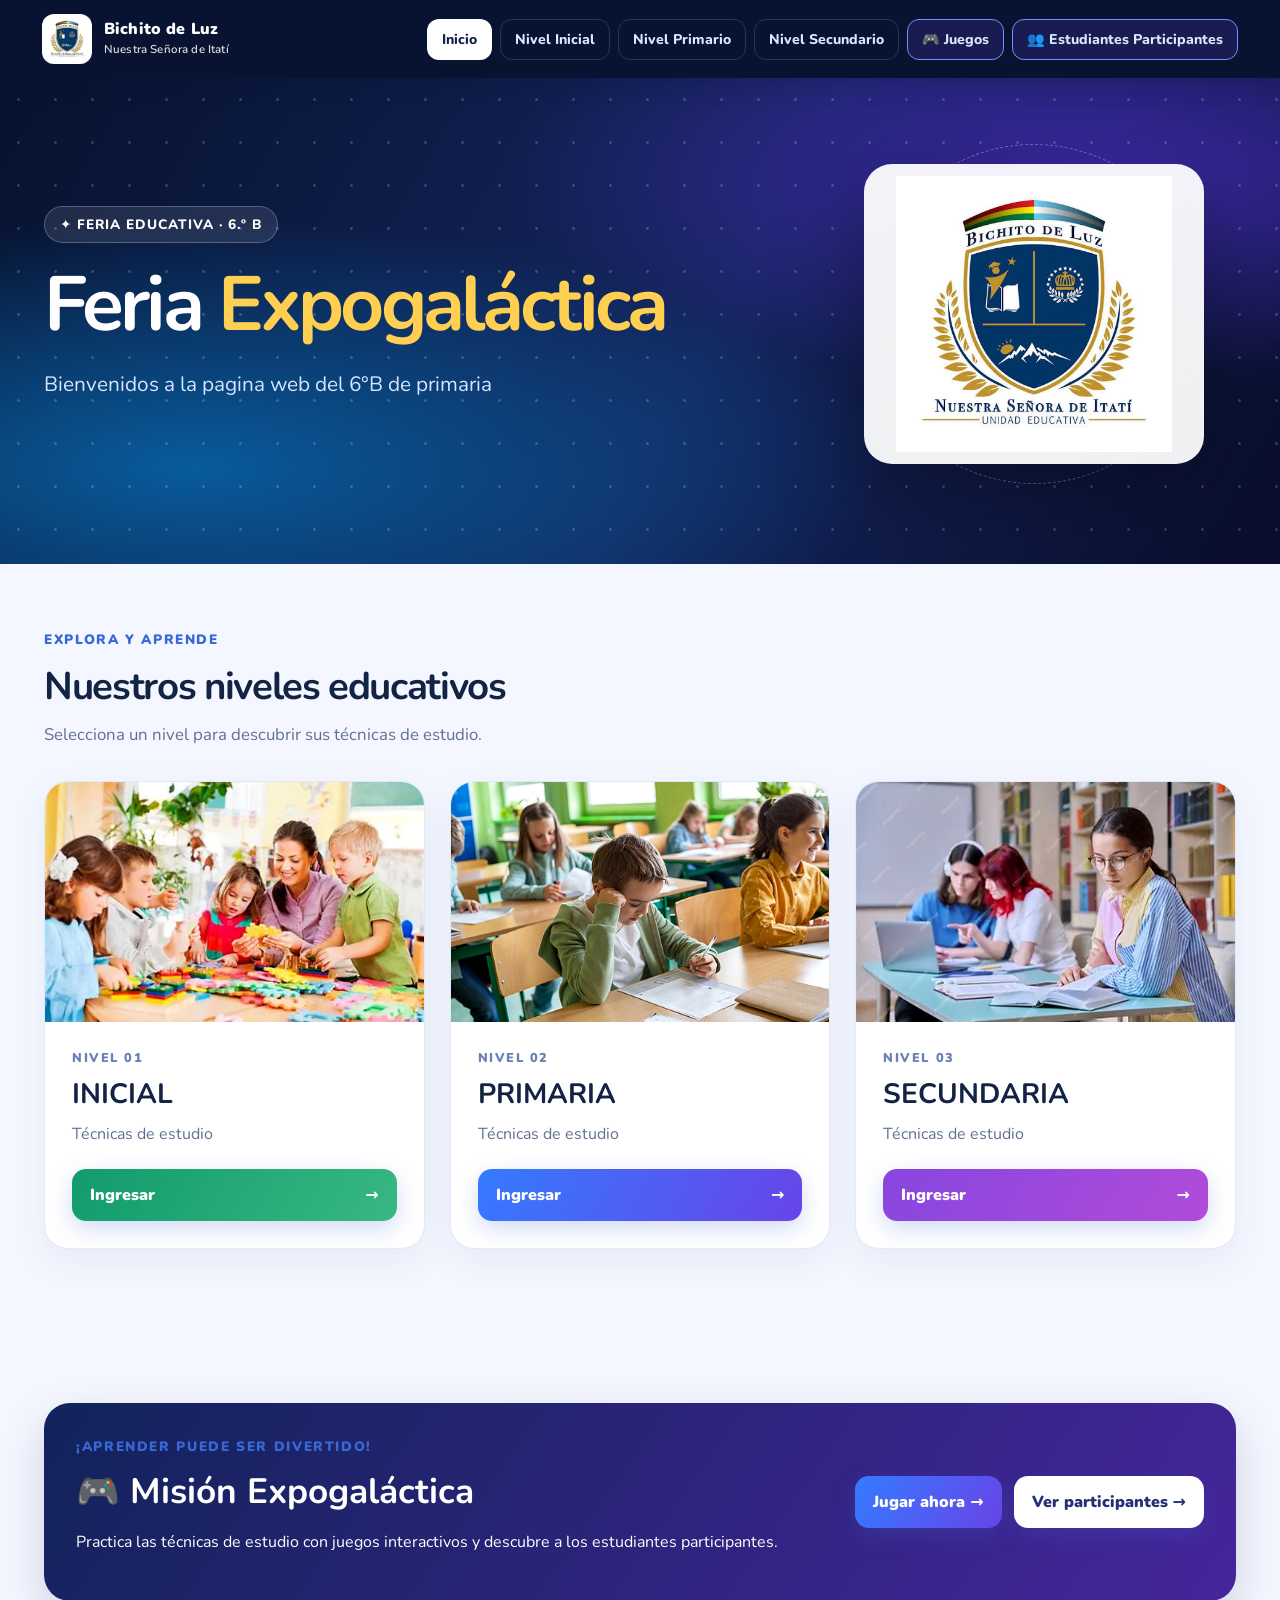
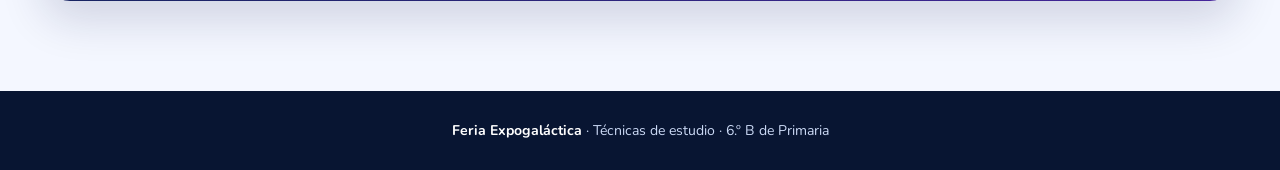
<file: index.html>
<!doctype html><html lang="es"><head><meta charset="utf-8"><meta name="viewport" content="width=device-width, initial-scale=1"><meta name="theme-color" content="#071331"><meta name="description" content="Feria Expogaláctica: técnicas de estudio para los niveles inicial, primario y secundario."><title>Inicio | Feria Expogaláctica</title><link rel="stylesheet" href="styles.css"></head><body><header class="site-header"><div class="nav-shell"><a class="brand" href="index.html"><img src="escudo_itati.png" alt="Escudo de la unidad educativa"><span>Bichito de Luz<br><small>Nuestra Señora de Itatí</small></span></a><nav class="nav-links" aria-label="Navegación principal"><a href="index.html" aria-current=page>Inicio</a><a href="inicial.html" >Nivel Inicial</a><a href="primaria.html" >Nivel Primario</a><a href="secundaria.html" >Nivel Secundario</a><a href="juegos.html">🎮 Juegos</a><a href="participantes.html">👥 Estudiantes Participantes</a></nav></div></header><main><section class="hero"><div class="hero-inner"><div><span class="eyebrow">✦ Feria educativa · 6.º B</span><h1>Feria <em>Expogaláctica</em></h1><p>Bienvenidos a la pagina web del 6°B de primaria</p></div><div class="hero-visual"><span class="orbit"></span><img src="escudo_itati.png" alt="Escudo original del colegio"></div></div></section><section class="section-wrap" id="niveles"><span class="section-kicker">Explora y aprende</span><h2 class="section-title">Nuestros niveles educativos</h2><p class="section-lead">Selecciona un nivel para descubrir sus técnicas de estudio.</p><div class="level-grid"><article class="level-card"><img class="photo" src="entrada_a_inicial.png" alt="Imagen original de inicial" loading="lazy"><div class="body"><span class="number">NIVEL 01</span><h3>INICIAL</h3><p class="sub">Técnicas de estudio</p><a class="btn" href="inicial.html">Ingresar <span aria-hidden="true">→</span></a></div></article><article class="level-card"><img class="photo" src="entrada_a_primaria.png" alt="Imagen original de primaria" loading="lazy"><div class="body"><span class="number">NIVEL 02</span><h3>PRIMARIA</h3><p class="sub">Técnicas de estudio</p><a class="btn" href="primaria.html">Ingresar <span aria-hidden="true">→</span></a></div></article><article class="level-card"><img class="photo" src="entrada_a_secundaria.png" alt="Imagen original de secundaria" loading="lazy"><div class="body"><span class="number">NIVEL 03</span><h3>SECUNDARIA</h3><p class="sub">Técnicas de estudio</p><a class="btn" href="secundaria.html">Ingresar <span aria-hidden="true">→</span></a></div></article></div></section><section class="section-wrap extra-cta"><div class="action-panel"><div><span class="section-kicker">¡Aprender puede ser divertido!</span><h2>🎮 Misión Expogaláctica</h2><p>Practica las técnicas de estudio con juegos interactivos y descubre a los estudiantes participantes.</p></div><div class="cta-buttons"><a class="btn" href="juegos.html">Jugar ahora →</a><a class="btn secondary-btn" href="participantes.html">Ver participantes →</a></div></div></section></main><footer class="site-footer"><strong>Feria Expogaláctica</strong> · Técnicas de estudio · 6.º B de Primaria</footer><script src="site.js" defer></script></body></html>
</file>
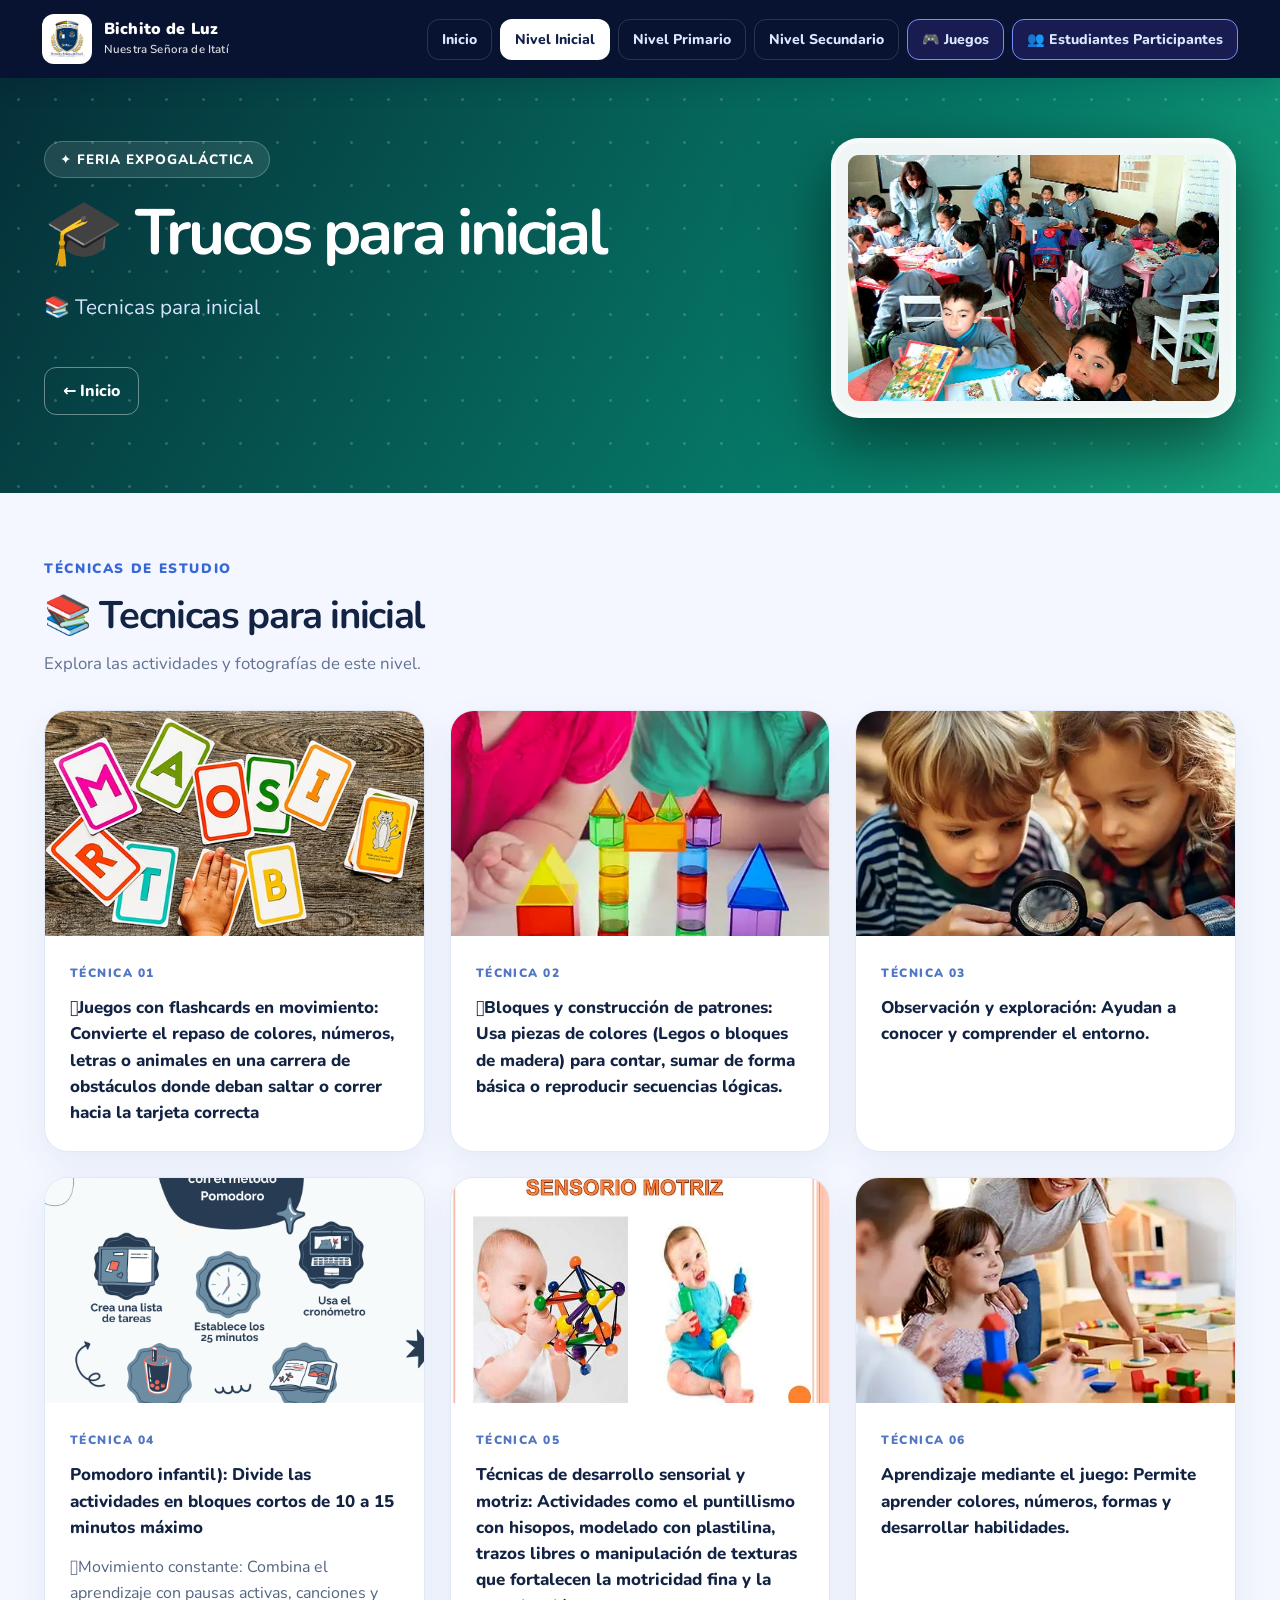
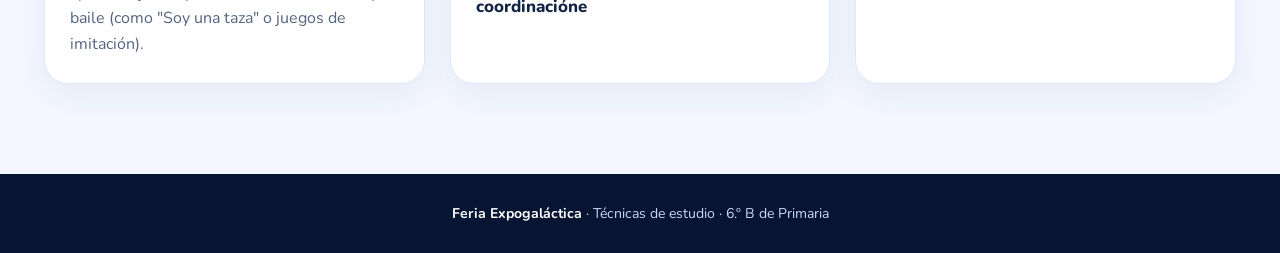
<file: inicial.html>
<!doctype html><html lang="es"><head><meta charset="utf-8"><meta name="viewport" content="width=device-width, initial-scale=1"><meta name="theme-color" content="#071331"><meta name="description" content="Feria Expogaláctica: técnicas de estudio para los niveles inicial, primario y secundario."><title>Inicial | Feria Expogaláctica</title><link rel="stylesheet" href="styles.css"></head><body><header class="site-header"><div class="nav-shell"><a class="brand" href="index.html"><img src="escudo_itati.png" alt="Escudo de la unidad educativa"><span>Bichito de Luz<br><small>Nuestra Señora de Itatí</small></span></a><nav class="nav-links" aria-label="Navegación principal"><a href="index.html" >Inicio</a><a href="inicial.html" aria-current=page>Nivel Inicial</a><a href="primaria.html" >Nivel Primario</a><a href="secundaria.html" >Nivel Secundario</a><a href="juegos.html">🎮 Juegos</a><a href="participantes.html">👥 Estudiantes Participantes</a></nav></div></header><main><section class="hero level-hero initial"><div class="hero-inner"><div><span class="eyebrow">✦ Feria Expogaláctica</span><h1>🎓 Trucos para inicial</h1><p>📚 Tecnicas para inicial</p><a class="back-link" href="index.html">← Inicio</a></div><div class="hero-visual"><img src="inicialbanner.jpg" alt="Banner original del nivel inicial"></div></div></section><section class="section-wrap"><span class="section-kicker">Técnicas de estudio</span><h2 class="section-title">📚 Tecnicas para inicial</h2><p class="section-lead">Explora las actividades y fotografías de este nivel.</p><div class="technique-grid"><article class="technique-card"><div class="content"><span class="count">TÉCNICA 01</span><h3>Juegos con flashcards en movimiento: Convierte el repaso de colores, números, letras o animales en una carrera de obstáculos donde deban saltar o correr hacia la tarjeta correcta</h3></div><img src="imageninicial.png" alt="Fotografía original de la técnica 1" loading="lazy"></article><article class="technique-card"><div class="content"><span class="count">TÉCNICA 02</span><h3>Bloques y construcción de patrones: Usa piezas de colores (Legos o bloques de madera) para contar, sumar de forma básica o reproducir secuencias lógicas.</h3></div><img src="inicialimagen2.png" alt="Fotografía original de la técnica 2" loading="lazy"></article><article class="technique-card"><div class="content"><span class="count">TÉCNICA 03</span><h3>Observación y exploración: Ayudan a conocer y comprender el entorno.</h3></div><img src="incialimagen4.png" alt="Fotografía original de la técnica 3" loading="lazy"></article><article class="technique-card"><div class="content"><span class="count">TÉCNICA 04</span><h3>Pomodoro infantil): Divide las actividades en bloques cortos de 10 a 15 minutos máximo</h3><p>Movimiento constante: Combina el aprendizaje con pausas activas, canciones y baile (como &quot;Soy una taza&quot; o juegos de imitación).</p></div><img src="inicialimagen.png" alt="Fotografía original de la técnica 4" loading="lazy"></article><article class="technique-card"><div class="content"><span class="count">TÉCNICA 05</span><h3>Técnicas de desarrollo sensorial y motriz: Actividades como el puntillismo con hisopos, modelado con plastilina, trazos libres o manipulación de texturas que fortalecen la motricidad fina y la coordinacióne</h3></div><img src="inicialimagen3.png" alt="Fotografía original de la técnica 5" loading="lazy"></article><article class="technique-card"><div class="content"><span class="count">TÉCNICA 06</span><h3>Aprendizaje mediante el juego: Permite aprender colores, números, formas y desarrollar habilidades.</h3></div><img src="imageninicial4.png" alt="Fotografía original de la técnica 6" loading="lazy"></article></div></section></main><footer class="site-footer"><strong>Feria Expogaláctica</strong> · Técnicas de estudio · 6.º B de Primaria</footer><script src="site.js" defer></script></body></html>
</file>
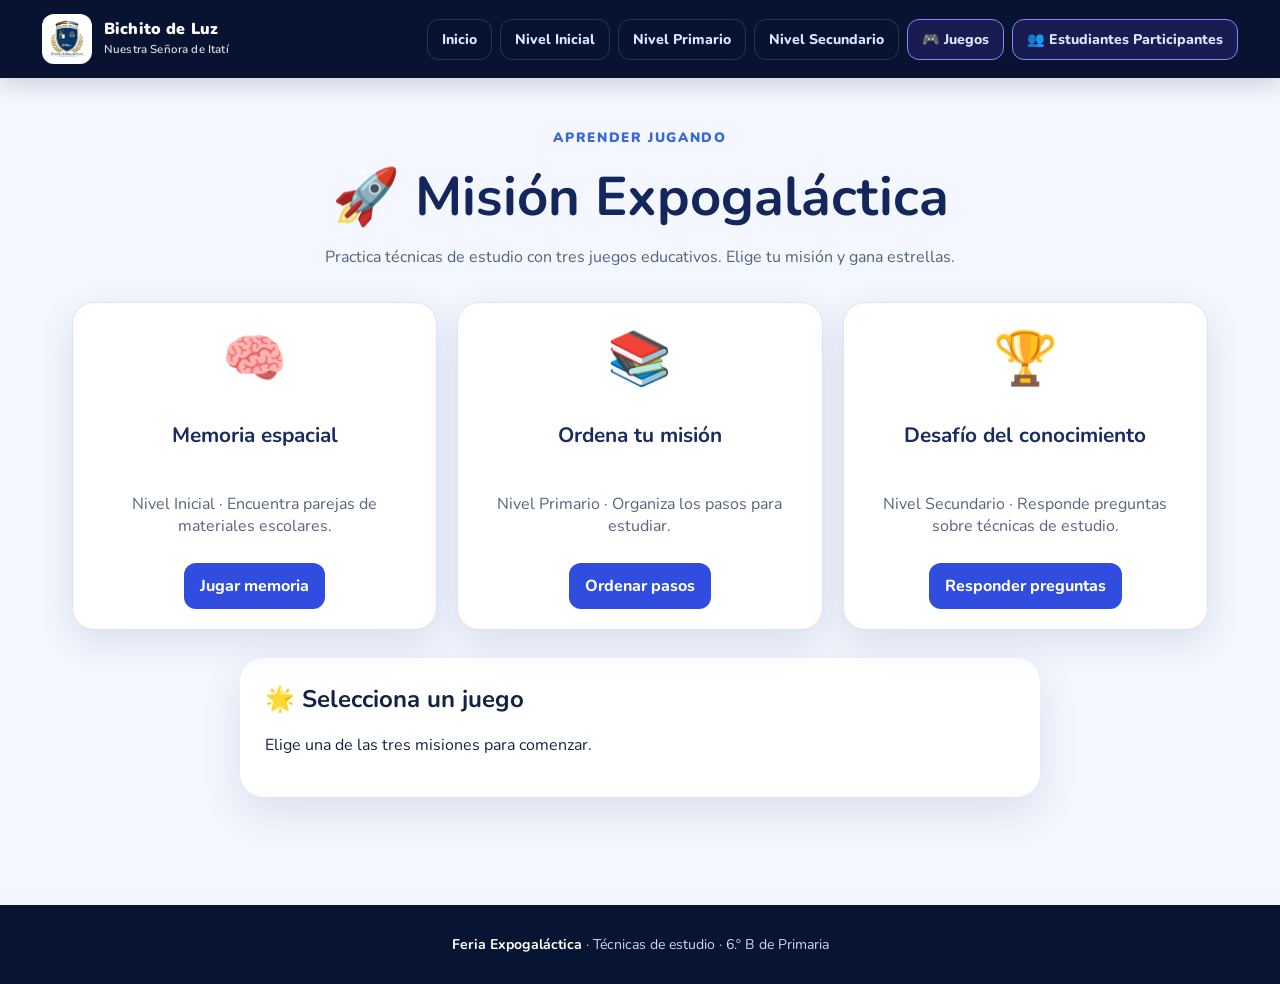
<file: juegos.html>
<!doctype html><html lang="es"><head><meta charset="utf-8"><meta name="viewport" content="width=device-width,initial-scale=1"><meta name="theme-color" content="#071331"><title>Juegos Educativos | Feria Expogaláctica</title><link rel="stylesheet" href="styles.css"></head><body><header class="site-header"><div class="nav-shell"><a class="brand" href="index.html"><img src="escudo_itati.png" alt="Escudo Nuestra Señora de Itatí"><span>Bichito de Luz<br><small>Nuestra Señora de Itatí</small></span></a><nav class="nav-links" aria-label="Navegación principal"><a href="index.html">Inicio</a><a href="inicial.html">Nivel Inicial</a><a href="primaria.html">Nivel Primario</a><a href="secundaria.html">Nivel Secundario</a><a href="juegos.html">🎮 Juegos</a><a href="participantes.html">👥 Estudiantes Participantes</a></nav></div></header><main class="page-shell"><div class="page-head"><span class="section-kicker">Aprender jugando</span><h1>🚀 Misión Expogaláctica</h1><p>Practica técnicas de estudio con tres juegos educativos. Elige tu misión y gana estrellas.</p></div><div class="game-grid"><article class="game-card"><span class="emoji">🧠</span><h2>Memoria espacial</h2><p>Nivel Inicial · Encuentra parejas de materiales escolares.</p><a href="#juego" data-game="memoria">Jugar memoria</a></article><article class="game-card"><span class="emoji">📚</span><h2>Ordena tu misión</h2><p>Nivel Primario · Organiza los pasos para estudiar.</p><a href="#juego" data-game="orden">Ordenar pasos</a></article><article class="game-card"><span class="emoji">🏆</span><h2>Desafío del conocimiento</h2><p>Nivel Secundario · Responde preguntas sobre técnicas de estudio.</p><a href="#juego" data-game="quiz">Responder preguntas</a></article></div><section class="play-panel" id="juego" aria-live="polite"><h2>🌟 Selecciona un juego</h2><p>Elige una de las tres misiones para comenzar.</p></section></main><footer class="site-footer"><strong>Feria Expogaláctica</strong> · Técnicas de estudio · 6.º B de Primaria</footer><script src="site.js" defer></script></body></html>
</file>
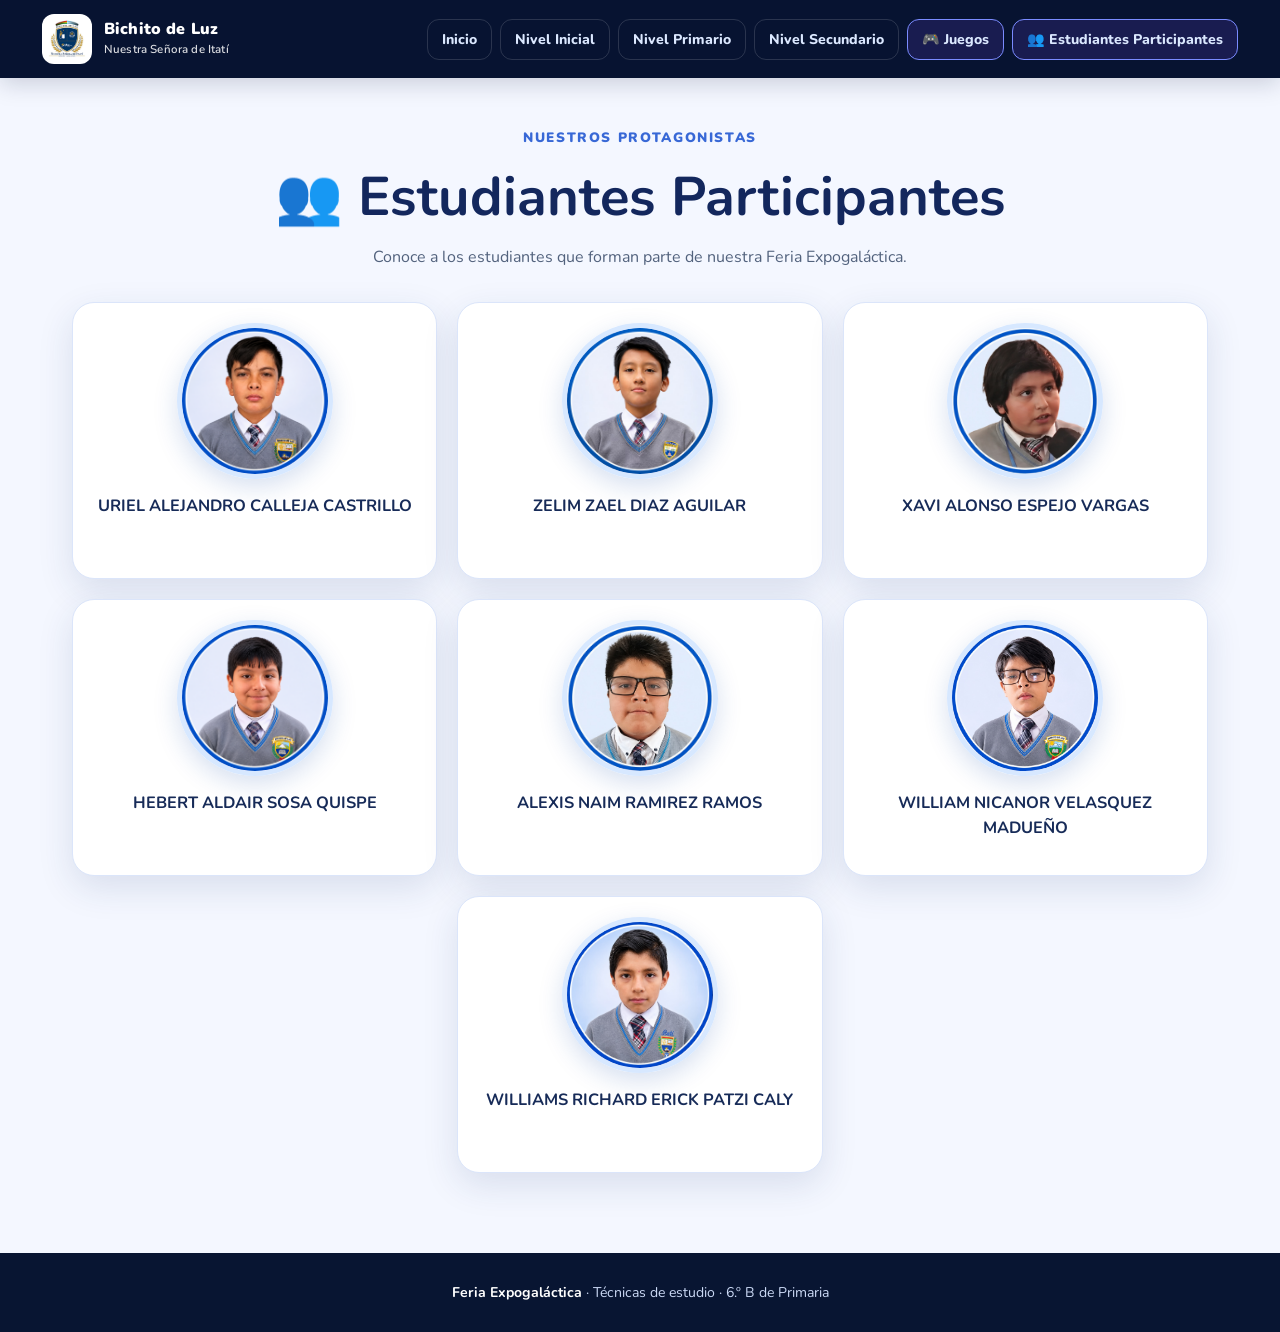
<file: participantes.html>
<!DOCTYPE html>
<html lang="es"><head><meta charset="utf-8"/><meta content="width=device-width,initial-scale=1" name="viewport"/><meta content="#071331" name="theme-color"/><title>Estudiantes Participantes | Feria Expogaláctica</title><link href="styles.css" rel="stylesheet"/></head><body><header class="site-header"><div class="nav-shell"><a class="brand" href="index.html"><img alt="Escudo Nuestra Señora de Itatí" src="escudo_itati.png"/><span>Bichito de Luz<br/><small>Nuestra Señora de Itatí</small></span></a><nav aria-label="Navegación principal" class="nav-links"><a href="index.html">Inicio</a><a href="inicial.html">Nivel Inicial</a><a href="primaria.html">Nivel Primario</a><a href="secundaria.html">Nivel Secundario</a><a href="juegos.html">🎮 Juegos</a><a href="participantes.html">👥 Estudiantes Participantes</a></nav></div></header><main class="page-shell"><div class="page-head"><span class="section-kicker">Nuestros protagonistas</span><h1>👥 Estudiantes Participantes</h1><p>Conoce a los estudiantes que forman parte de nuestra Feria Expogaláctica.</p></div><div class="participant-grid"><article class="person-card"><div class="portrait" id="portrait-0"><img alt="Fotografía de referencia para estudiantes participantes" decoding="async" loading="lazy" src="uriel.png"/></div><h2>URIEL ALEJANDRO CALLEJA CASTRILLO</h2></article><article class="person-card"><div class="portrait" id="portrait-1"><img alt="Fotografía de referencia para estudiantes participantes" decoding="async" loading="lazy" src="Zelim.jpg"/></div><h2>ZELIM ZAEL DIAZ AGUILAR</h2></article><article class="person-card"><div class="portrait" id="portrait-2"><img alt="Fotografía de referencia para estudiantes participantes" decoding="async" loading="lazy" src="xavi.jpg"/></div><h2>XAVI ALONSO ESPEJO VARGAS</h2></article><article class="person-card"><div class="portrait" id="portrait-3"><img alt="Fotografía de referencia para estudiantes participantes" decoding="async" loading="lazy" src="sosa.png"/></div><h2>HEBERT ALDAIR SOSA QUISPE</h2></article><article class="person-card"><div class="portrait" id="portrait-4"><img alt="Fotografía de referencia para estudiantes participantes" decoding="async" loading="lazy" src="Alexis.jpg"/></div><h2>ALEXIS NAIM RAMIREZ RAMOS</h2></article><article class="person-card"><div class="portrait" id="portrait-5"><img alt="Fotografía de referencia para estudiantes participantes" decoding="async" loading="lazy" src="nikanor.jpg"/></div><h2>WILLIAM NICANOR VELASQUEZ MADUEÑO</h2></article><article class="person-card"><div class="portrait" id="portrait-6"><img alt="Fotografía de referencia para estudiantes participantes" decoding="async" loading="lazy" src="williams.jpg"/></div><h2>WILLIAMS RICHARD ERICK PATZI CALY
</h2></article></div></main><footer class="site-footer"><strong>Feria Expogaláctica</strong> · Técnicas de estudio · 6.º B de Primaria</footer><script defer="" src="site.js"></script></body></html>
</file>
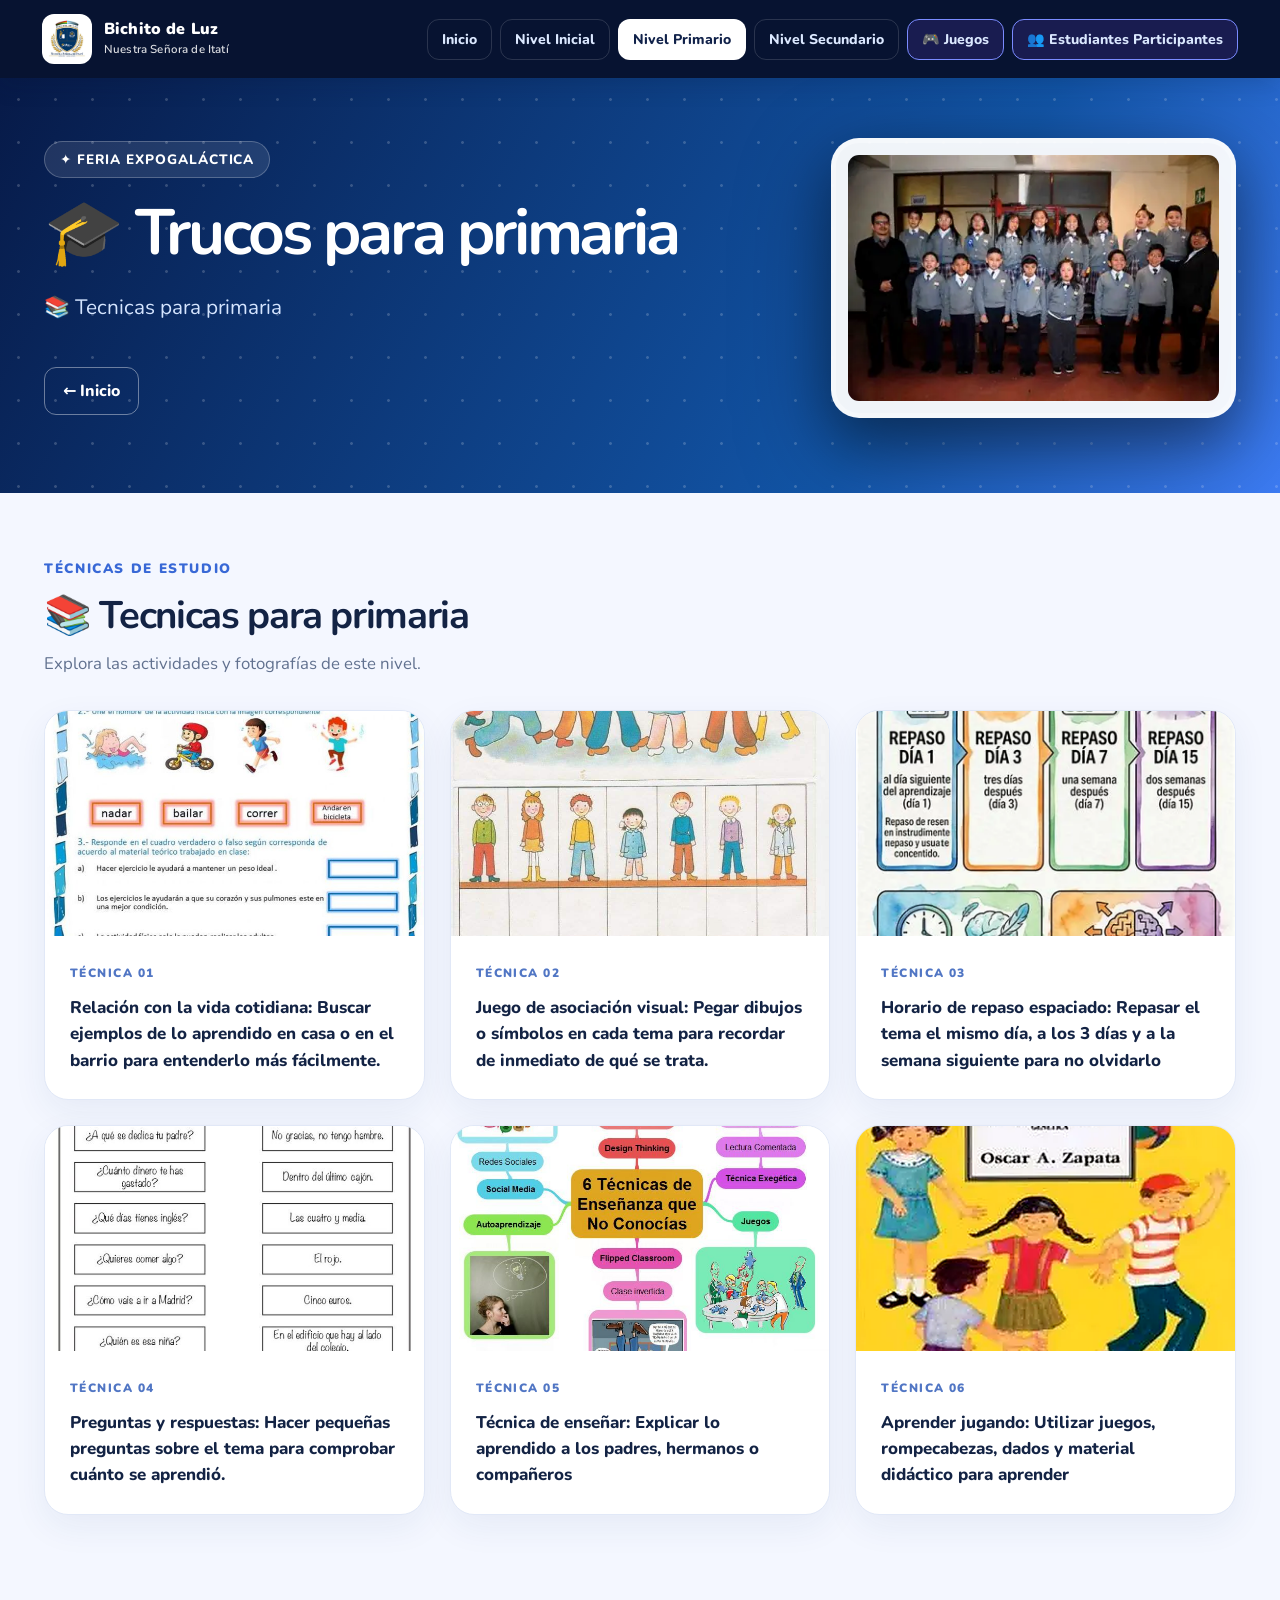
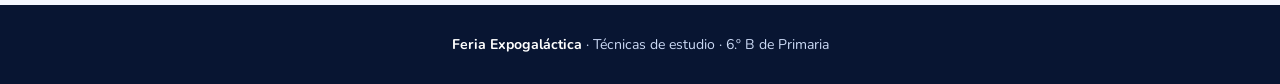
<file: primaria.html>
<!doctype html><html lang="es"><head><meta charset="utf-8"><meta name="viewport" content="width=device-width, initial-scale=1"><meta name="theme-color" content="#071331"><meta name="description" content="Feria Expogaláctica: técnicas de estudio para los niveles inicial, primario y secundario."><title>Primaria | Feria Expogaláctica</title><link rel="stylesheet" href="styles.css"></head><body><header class="site-header"><div class="nav-shell"><a class="brand" href="index.html"><img src="escudo_itati.png" alt="Escudo de la unidad educativa"><span>Bichito de Luz<br><small>Nuestra Señora de Itatí</small></span></a><nav class="nav-links" aria-label="Navegación principal"><a href="index.html" >Inicio</a><a href="inicial.html" >Nivel Inicial</a><a href="primaria.html" aria-current=page>Nivel Primario</a><a href="secundaria.html" >Nivel Secundario</a><a href="juegos.html">🎮 Juegos</a><a href="participantes.html">👥 Estudiantes Participantes</a></nav></div></header><main><section class="hero level-hero primary"><div class="hero-inner"><div><span class="eyebrow">✦ Feria Expogaláctica</span><h1>🎓 Trucos para primaria</h1><p>📚 Tecnicas para primaria</p><a class="back-link" href="index.html">← Inicio</a></div><div class="hero-visual"><img src="bannerprimaria.png" alt="Banner original del nivel primaria"></div></div></section><section class="section-wrap"><span class="section-kicker">Técnicas de estudio</span><h2 class="section-title">📚 Tecnicas para primaria</h2><p class="section-lead">Explora las actividades y fotografías de este nivel.</p><div class="technique-grid"><article class="technique-card"><div class="content"><span class="count">TÉCNICA 01</span><h3>Relación con la vida cotidiana: Buscar ejemplos de lo aprendido en casa o en el barrio para entenderlo más fácilmente.</h3></div><img src="imagenprimaria.png" alt="Fotografía original de la técnica 1" loading="lazy"></article><article class="technique-card"><div class="content"><span class="count">TÉCNICA 02</span><h3>Juego de asociación visual: Pegar dibujos o símbolos en cada tema para recordar de inmediato de qué se trata.</h3></div><img src="imagenprimaria2.png" alt="Fotografía original de la técnica 2" loading="lazy"></article><article class="technique-card"><div class="content"><span class="count">TÉCNICA 03</span><h3>Horario de repaso espaciado: Repasar el tema el mismo día, a los 3 días y a la semana siguiente para no olvidarlo</h3></div><img src="imagenprimaria3.png" alt="Fotografía original de la técnica 3" loading="lazy"></article><article class="technique-card"><div class="content"><span class="count">TÉCNICA 04</span><h3>Preguntas y respuestas: Hacer pequeñas preguntas sobre el tema para comprobar cuánto se aprendió.</h3></div><img src="imagenprimaria4.png" alt="Fotografía original de la técnica 4" loading="lazy"></article><article class="technique-card"><div class="content"><span class="count">TÉCNICA 05</span><h3>Técnica de enseñar: Explicar lo aprendido a los padres, hermanos o compañeros</h3></div><img src="imagenprimaria5.png" alt="Fotografía original de la técnica 5" loading="lazy"></article><article class="technique-card"><div class="content"><span class="count">TÉCNICA 06</span><h3>Aprender jugando: Utilizar juegos, rompecabezas, dados y material didáctico para aprender</h3></div><img src="imagenprimaria6.png" alt="Fotografía original de la técnica 6" loading="lazy"></article></div></section></main><footer class="site-footer"><strong>Feria Expogaláctica</strong> · Técnicas de estudio · 6.º B de Primaria</footer><script src="site.js" defer></script></body></html>
</file>
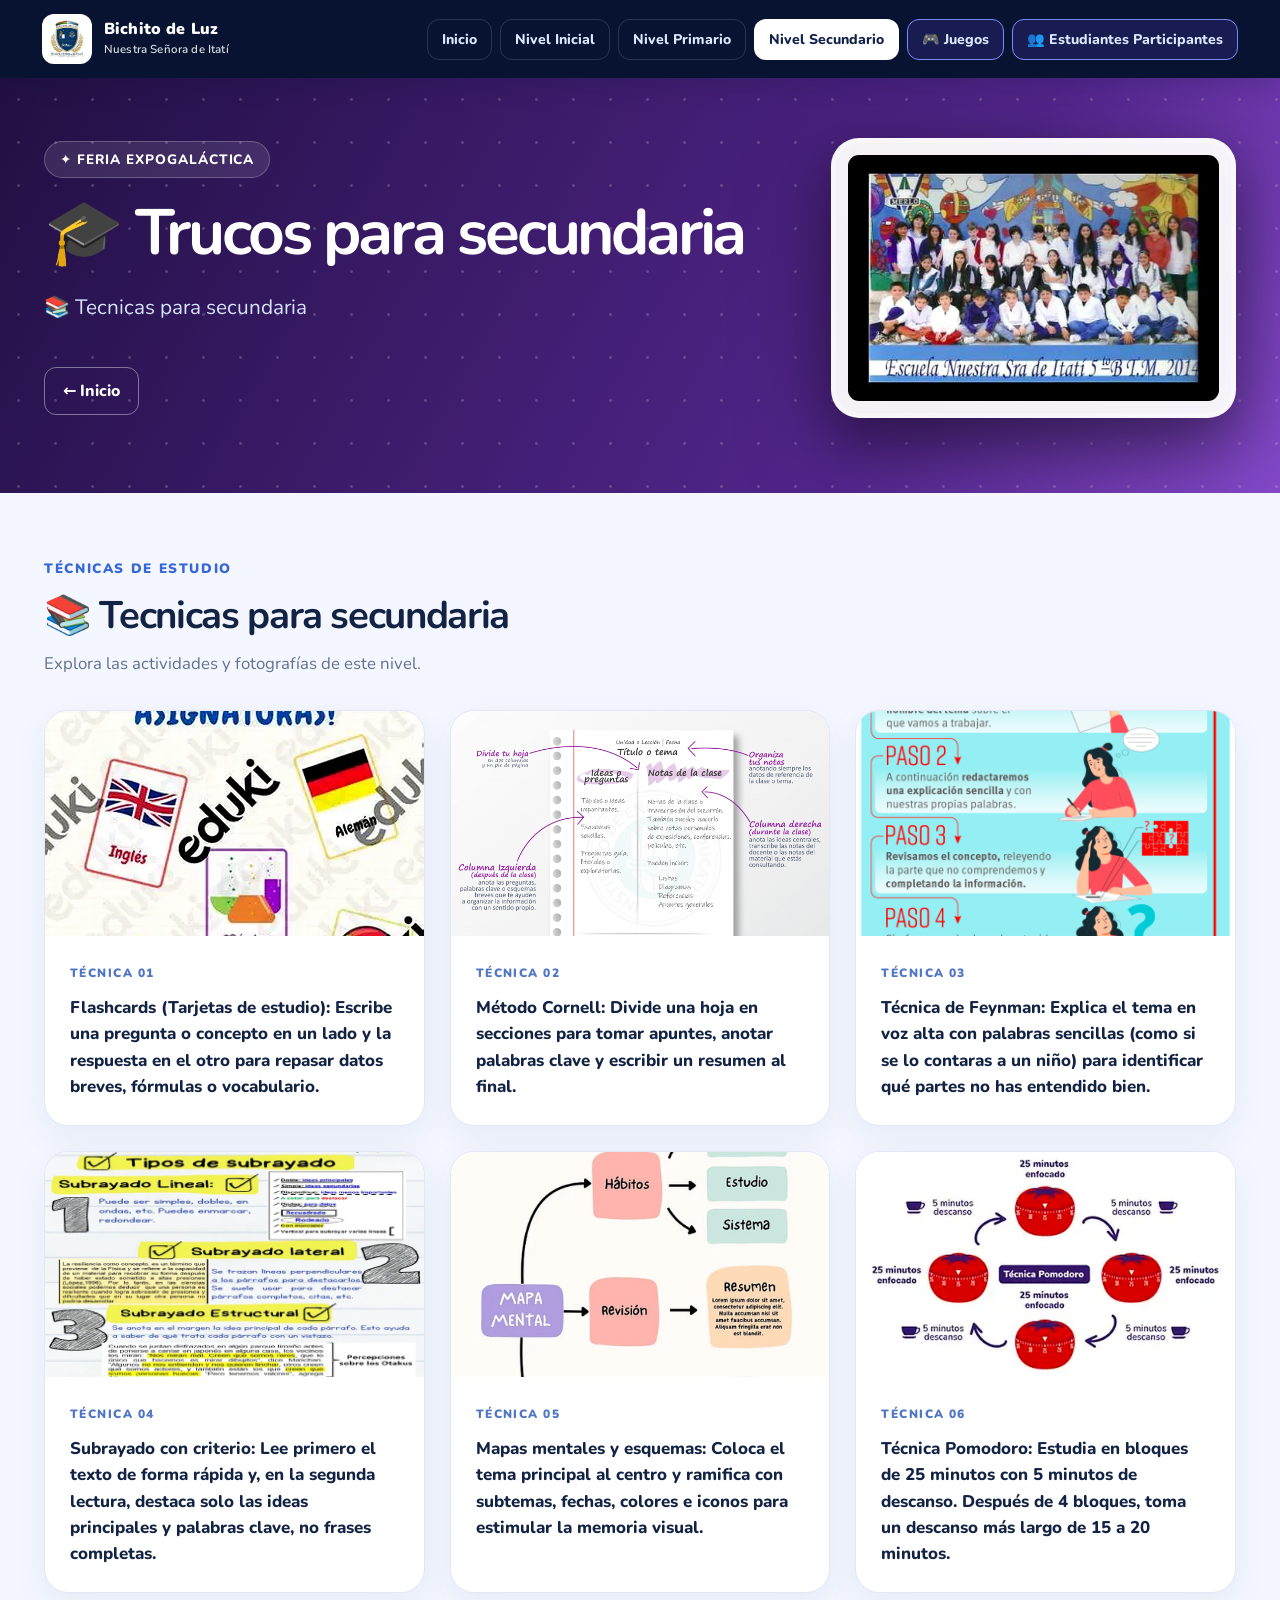
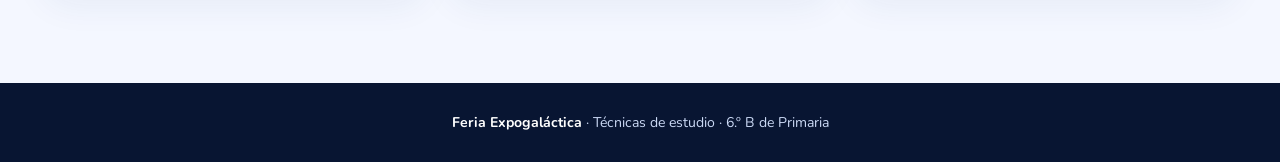
<file: secundaria.html>
<!doctype html><html lang="es"><head><meta charset="utf-8"><meta name="viewport" content="width=device-width, initial-scale=1"><meta name="theme-color" content="#071331"><meta name="description" content="Feria Expogaláctica: técnicas de estudio para los niveles inicial, primario y secundario."><title>Secundaria | Feria Expogaláctica</title><link rel="stylesheet" href="styles.css"></head><body><header class="site-header"><div class="nav-shell"><a class="brand" href="index.html"><img src="escudo_itati.png" alt="Escudo de la unidad educativa"><span>Bichito de Luz<br><small>Nuestra Señora de Itatí</small></span></a><nav class="nav-links" aria-label="Navegación principal"><a href="index.html" >Inicio</a><a href="inicial.html" >Nivel Inicial</a><a href="primaria.html" >Nivel Primario</a><a href="secundaria.html" aria-current=page>Nivel Secundario</a><a href="juegos.html">🎮 Juegos</a><a href="participantes.html">👥 Estudiantes Participantes</a></nav></div></header><main><section class="hero level-hero secondary"><div class="hero-inner"><div><span class="eyebrow">✦ Feria Expogaláctica</span><h1>🎓 Trucos para secundaria</h1><p>📚 Tecnicas para secundaria</p><a class="back-link" href="index.html">← Inicio</a></div><div class="hero-visual"><img src="bannersecundaria.jpg" alt="Banner original del nivel secundaria"></div></div></section><section class="section-wrap"><span class="section-kicker">Técnicas de estudio</span><h2 class="section-title">📚 Tecnicas para secundaria</h2><p class="section-lead">Explora las actividades y fotografías de este nivel.</p><div class="technique-grid"><article class="technique-card"><div class="content"><span class="count">TÉCNICA 01</span><h3>Flashcards (Tarjetas de estudio): Escribe una pregunta o concepto en un lado y la respuesta en el otro para repasar datos breves, fórmulas o vocabulario.</h3></div><img src="imagensecundaria.png" alt="Fotografía original de la técnica 1" loading="lazy"></article><article class="technique-card"><div class="content"><span class="count">TÉCNICA 02</span><h3>Método Cornell: Divide una hoja en secciones para tomar apuntes, anotar palabras clave y escribir un resumen al final.</h3></div><img src="imagensecundaria2.png" alt="Fotografía original de la técnica 2" loading="lazy"></article><article class="technique-card"><div class="content"><span class="count">TÉCNICA 03</span><h3>Técnica de Feynman: Explica el tema en voz alta con palabras sencillas (como si se lo contaras a un niño) para identificar qué partes no has entendido bien.</h3></div><img src="imagensecundaria3.png" alt="Fotografía original de la técnica 3" loading="lazy"></article><article class="technique-card"><div class="content"><span class="count">TÉCNICA 04</span><h3>Subrayado con criterio: Lee primero el texto de forma rápida y, en la segunda lectura, destaca solo las ideas principales y palabras clave, no frases completas.</h3></div><img src="imagensecundaria4.png" alt="Fotografía original de la técnica 4" loading="lazy"></article><article class="technique-card"><div class="content"><span class="count">TÉCNICA 05</span><h3>Mapas mentales y esquemas: Coloca el tema principal al centro y ramifica con subtemas, fechas, colores e iconos para estimular la memoria visual.</h3></div><img src="imagensecundaria5.png" alt="Fotografía original de la técnica 5" loading="lazy"></article><article class="technique-card"><div class="content"><span class="count">TÉCNICA 06</span><h3>Técnica Pomodoro: Estudia en bloques de 25 minutos con 5 minutos de descanso. Después de 4 bloques, toma un descanso más largo de 15 a 20 minutos.</h3></div><img src="imagensecundaria6.png" alt="Fotografía original de la técnica 6" loading="lazy"></article></div></section></main><footer class="site-footer"><strong>Feria Expogaláctica</strong> · Técnicas de estudio · 6.º B de Primaria</footer><script src="site.js" defer></script></body></html>
</file>
<file: styles.css>
@import url('https://fonts.googleapis.com/css2?family=Nunito:wght@400;600;700;800;900&display=swap');
:root{--ink:#132344;--muted:#61718f;--navy:#071333;--blue:#347bff;--radius:24px}*{box-sizing:border-box}html{scroll-behavior:smooth}body{margin:0;font-family:Nunito,system-ui,-apple-system,Segoe UI,sans-serif;color:var(--ink);background:#f4f7ff}a{color:inherit}img{max-width:100%}.site-header{background:#071331;color:white;position:sticky;top:0;z-index:20;box-shadow:0 6px 22px #0713312b}.nav-shell{max-width:1240px;margin:auto;min-height:78px;padding:12px 22px;display:flex;align-items:center;justify-content:space-between;gap:24px}.brand{display:flex;align-items:center;gap:12px;text-decoration:none;font-weight:900;line-height:1.18;letter-spacing:.01em}.brand img{width:50px;height:50px;object-fit:contain;background:#fff;border-radius:12px;padding:4px}.brand span{max-width:250px}.nav-links{display:flex;align-items:center;flex-wrap:wrap;gap:8px}.nav-links a{text-decoration:none;font-size:.88rem;font-weight:800;padding:10px 14px;border:1px solid #ffffff24;border-radius:12px;color:#dbe8ff;transition:.2s}.nav-links a:hover,.nav-links a[aria-current=page]{background:#fff;color:#11224a}.hero{position:relative;overflow:hidden;background:radial-gradient(ellipse at 85% 20%,#3b29a4 0%,transparent 38%),radial-gradient(ellipse at 15% 80%,#085b9b 0%,transparent 45%),linear-gradient(120deg,#06122e,#14255d 55%,#090d2b);color:#fff}.hero:before{content:'';position:absolute;inset:0;background-image:radial-gradient(#fff9 1px,transparent 1.6px);background-size:37px 43px;opacity:.3;pointer-events:none}.hero-inner{max-width:1240px;margin:auto;position:relative;padding:86px 24px 100px;display:grid;grid-template-columns:1.3fr .7fr;align-items:center;gap:36px}.eyebrow{display:inline-flex;align-items:center;gap:8px;background:#ffffff1a;border:1px solid #ffffff3b;border-radius:30px;padding:8px 15px;font-size:.85rem;font-weight:800;letter-spacing:.07em;text-transform:uppercase}.hero h1{font-size:clamp(2.7rem,6vw,5.8rem);line-height:1.05;letter-spacing:-.05em;margin:22px 0}.hero h1 em{font-style:normal;color:#ffcf52}.hero p{font-size:clamp(1.05rem,2vw,1.3rem);color:#d5e5ff;max-width:650px;line-height:1.65}.hero-visual{position:relative;display:grid;place-items:center}.hero-visual img{width:min(100%,340px);max-height:300px;object-fit:contain;filter:drop-shadow(0 25px 45px #0005);border-radius:28px}.orbit{position:absolute;width:340px;height:340px;border:1px dashed #ffffff55;border-radius:50%;transform:rotate(-25deg);pointer-events:none}.section-wrap{max-width:1240px;margin:auto;padding:64px 24px 90px}.section-kicker{color:#3868d6;text-transform:uppercase;font-size:.85rem;font-weight:900;letter-spacing:.12em}.section-title{font-size:clamp(1.9rem,3vw,2.7rem);margin:10px 0 10px;letter-spacing:-.035em}.section-lead{color:var(--muted);font-size:1.05rem;margin:0 0 35px}.level-grid,.technique-grid{display:grid;grid-template-columns:repeat(3,minmax(0,1fr));gap:25px}.level-card,.technique-card{background:#fff;border:1px solid #e1e8f7;border-radius:var(--radius);overflow:hidden;box-shadow:0 12px 35px #183a7611;transition:transform .25s,box-shadow .25s}.level-card:hover,.technique-card:hover{transform:translateY(-7px);box-shadow:0 22px 50px #183a7625}.level-card{display:flex;flex-direction:column}.level-card .photo{height:240px;width:100%;object-fit:cover;display:block}.level-card .body{padding:27px;display:flex;flex:1;flex-direction:column}.level-card .number{font-size:.8rem;font-weight:900;letter-spacing:.12em;color:#6981b5}.level-card h3{font-size:1.75rem;margin:8px 0 10px}.level-card .sub{color:var(--muted);margin:0 0 24px}.btn{display:inline-flex;align-items:center;justify-content:space-between;gap:12px;align-self:stretch;text-decoration:none;color:white;background:linear-gradient(120deg,#347bff,#6844e8);font-weight:900;border-radius:14px;padding:15px 18px;margin-top:auto;box-shadow:0 8px 22px #3d65d73a}.level-card:nth-child(1) .btn{background:linear-gradient(120deg,#129b6c,#38b882)}.level-card:nth-child(3) .btn{background:linear-gradient(120deg,#8746df,#b14bd9)}.technique-card{display:flex;flex-direction:column}.technique-card img{order:-1;width:100%;height:225px;object-fit:cover;background:#e8ecf6}.technique-card .content{padding:25px;flex:1}.technique-card .count{font-size:.75rem;letter-spacing:.12em;color:#5176c4;font-weight:900}.technique-card h3{font-size:1.06rem;line-height:1.55;margin:12px 0 0;font-weight:800}.technique-card p{line-height:1.6;color:#536480;margin:14px 0 0}.level-hero .hero-inner{padding:60px 24px 75px}.level-hero h1{font-size:clamp(2.4rem,5vw,4.8rem)}.level-hero .hero-visual img{width:100%;max-height:280px;object-fit:cover;border:5px solid #ffffff55;box-shadow:0 22px 50px #0004}.level-hero.initial{background:linear-gradient(120deg,#052e38,#067e6b 70%,#17a67e)}.level-hero.primary{background:linear-gradient(120deg,#071a48,#1255a7 70%,#3d7cf4)}.level-hero.secondary{background:linear-gradient(120deg,#211043,#52258b 70%,#8449ca)}.site-footer{background:#081532;color:#cbd9f5;text-align:center;padding:30px 20px;font-size:.88rem}.site-footer strong{color:white}.back-link{display:inline-flex;margin-top:22px;padding:12px 18px;border:1px solid #ffffff66;border-radius:12px;color:white;text-decoration:none;font-weight:800}.decor-dot{width:11px;height:11px;display:inline-block;border-radius:50%;background:#ffc94d;box-shadow:0 0 0 5px #ffc94d22;margin-right:8px}a:focus-visible{outline:3px solid #ffce4a;outline-offset:4px}@media(max-width:900px){.nav-shell{align-items:flex-start;flex-direction:column;gap:12px}.nav-links{width:100%;overflow-x:auto;flex-wrap:nowrap;padding-bottom:4px}.nav-links a{white-space:nowrap}.hero-inner{grid-template-columns:1fr;gap:20px;padding:65px 24px}.hero-visual{display:none}.level-grid,.technique-grid{grid-template-columns:repeat(2,minmax(0,1fr))}}@media(max-width:600px){.nav-shell{padding:12px 16px}.brand{font-size:.9rem}.brand img{width:43px;height:43px}.hero-inner{padding:58px 20px 70px}.hero h1{font-size:2.7rem}.section-wrap{padding:45px 16px 65px}.level-grid,.technique-grid{grid-template-columns:1fr;gap:20px}.level-card .photo{height:215px}.technique-card img{height:210px}.level-card .body,.technique-card .content{padding:22px}.section-lead{margin-bottom:25px}}@media(prefers-reduced-motion:reduce){*,*:before,*:after{scroll-behavior:auto!important;transition:none!important}}


/* Mejoras responsivas, identidad del colegio y páginas interactivas */
.brand img{object-fit:contain;background:white;padding:3px;border-radius:12px}.brand small{font-size:.72rem;font-weight:600;opacity:.85}.nav-links{flex-wrap:wrap;justify-content:flex-end;gap:8px}.nav-links a{white-space:nowrap}.nav-links a[href="juegos.html"],.nav-links a[href="participantes.html"]{border:1px solid #7a8bff;background:rgba(104,69,221,.18)}
.hero-visual img{object-fit:contain;background:rgba(255,255,255,.94);padding:12px}.level-card .photo,.technique-card img{object-fit:cover;image-rendering:auto}.action-panel{display:flex;align-items:center;justify-content:space-between;gap:25px;padding:32px;border-radius:26px;background:linear-gradient(125deg,#11235a,#46259b);color:white;box-shadow:0 18px 45px #15164a29}.action-panel h2{font-size:clamp(1.4rem,3vw,2.2rem);margin:10px 0}.cta-buttons{display:flex;gap:12px;flex-wrap:wrap}.secondary-btn{background:#fff!important;color:#263075!important}
.page-shell{max-width:1180px;margin:auto;padding:48px 22px 80px}.page-head{text-align:center;margin-bottom:34px}.page-head h1{font-size:clamp(2rem,5vw,3.4rem);margin:12px 0;color:#13275d}.page-head p{max-width:680px;margin:0 auto;color:#52627d}.participant-grid,.game-grid{display:grid;grid-template-columns:repeat(3,minmax(0,1fr));gap:20px}.person-card,.game-card{background:white;border:1px solid #dbe5fa;border-radius:22px;padding:20px;box-shadow:0 12px 35px #1d3b7220;text-align:center;overflow:hidden}.person-card .portrait{width:140px;height:140px;margin:0 auto 15px;border-radius:50%;background:linear-gradient(135deg,#dce8ff,#f1e6ff);border:5px solid #e4ebff;display:grid;place-items:center;overflow:hidden;font-size:55px}.portrait img{width:100%;height:100%;object-fit:cover}.person-card h2{font-size:1.02rem;line-height:1.5;min-height:3.1em;color:#172b58}.photo-input{width:100%;font-size:.78rem;margin:10px 0}.person-card button,.game-controls button,.answer-btn,.game-card a{border:0;border-radius:12px;padding:12px 16px;background:#304de0;color:white;font-weight:750;cursor:pointer}.person-card .remove{background:#eef1fa;color:#31436d}.person-card .controls{display:flex;gap:7px;justify-content:center;flex-wrap:wrap}.help-note{padding:15px 18px;background:#eef4ff;border-radius:14px;color:#334568;margin:0 0 26px}.game-card{display:flex;flex-direction:column;align-items:center;gap:10px}.game-card .emoji{font-size:52px}.game-card h2{font-size:1.3rem;color:#192b62}.game-card p{color:#56647d;flex:1}.game-card a{text-decoration:none}.play-panel{background:#fff;border-radius:24px;box-shadow:0 15px 40px #203e7220;padding:25px;max-width:800px;margin:28px auto}.play-panel h2{margin-top:0}.memory-grid{display:grid;grid-template-columns:repeat(4,1fr);gap:12px}.memory-tile{min-height:94px;border:2px solid #d8ddff;border-radius:14px;background:#303c9c;color:#fff;font-size:36px;cursor:pointer}.memory-tile.revealed,.memory-tile.matched{background:#f1f6ff;color:#12255a}.memory-tile.matched{border-color:#29a67d}.answer-grid{display:grid;grid-template-columns:repeat(2,1fr);gap:12px}.answer-btn{background:#edf2ff;color:#1b3170;border:1px solid #cfdafa;text-align:left}.answer-btn:hover{background:#dbe5ff}.game-status{font-weight:700;color:#334b8c;margin:16px 0}.sequence-list{display:grid;gap:10px}.sequence-item{display:flex;align-items:center;justify-content:space-between;gap:12px;background:#eff3ff;border-radius:12px;padding:12px}.sequence-item button{padding:8px 12px;border:0;border-radius:8px;background:#394fd3;color:white;cursor:pointer}.game-controls{margin-top:16px}.hidden{display:none!important}
@media(max-width:950px){.participant-grid,.game-grid{grid-template-columns:repeat(2,minmax(0,1fr))}.nav-shell{flex-direction:column;align-items:center;gap:12px}.nav-links{justify-content:center}.action-panel{flex-direction:column;align-items:flex-start}}
@media(max-width:600px){.participant-grid,.game-grid{grid-template-columns:1fr}.page-shell{padding:30px 15px 55px}.person-card{padding:18px}.memory-grid{gap:6px}.memory-tile{min-height:66px;font-size:26px}.answer-grid{grid-template-columns:1fr}.nav-links{display:flex;flex-wrap:wrap;gap:5px}.nav-links a{font-size:.78rem;padding:8px}.action-panel{padding:22px}.hero-inner{gap:16px}.brand span{font-size:.94rem}}

/* Retratos publicados: imagen fija, sin formulario de carga */
.person-card .portrait{width:156px;height:156px;border-color:#d7e8ff;box-shadow:0 8px 24px #1447a52b}
.person-card .portrait img{display:block;width:100%;height:100%;object-fit:cover}
@media(max-width:600px){.person-card .portrait{width:140px;height:140px}}
/* Centrar la tarjeta del último estudiante */
@media (min-width: 901px) {
  .participant-grid > .person-card:last-child {
    grid-column: 2;
  }
}
</file>
